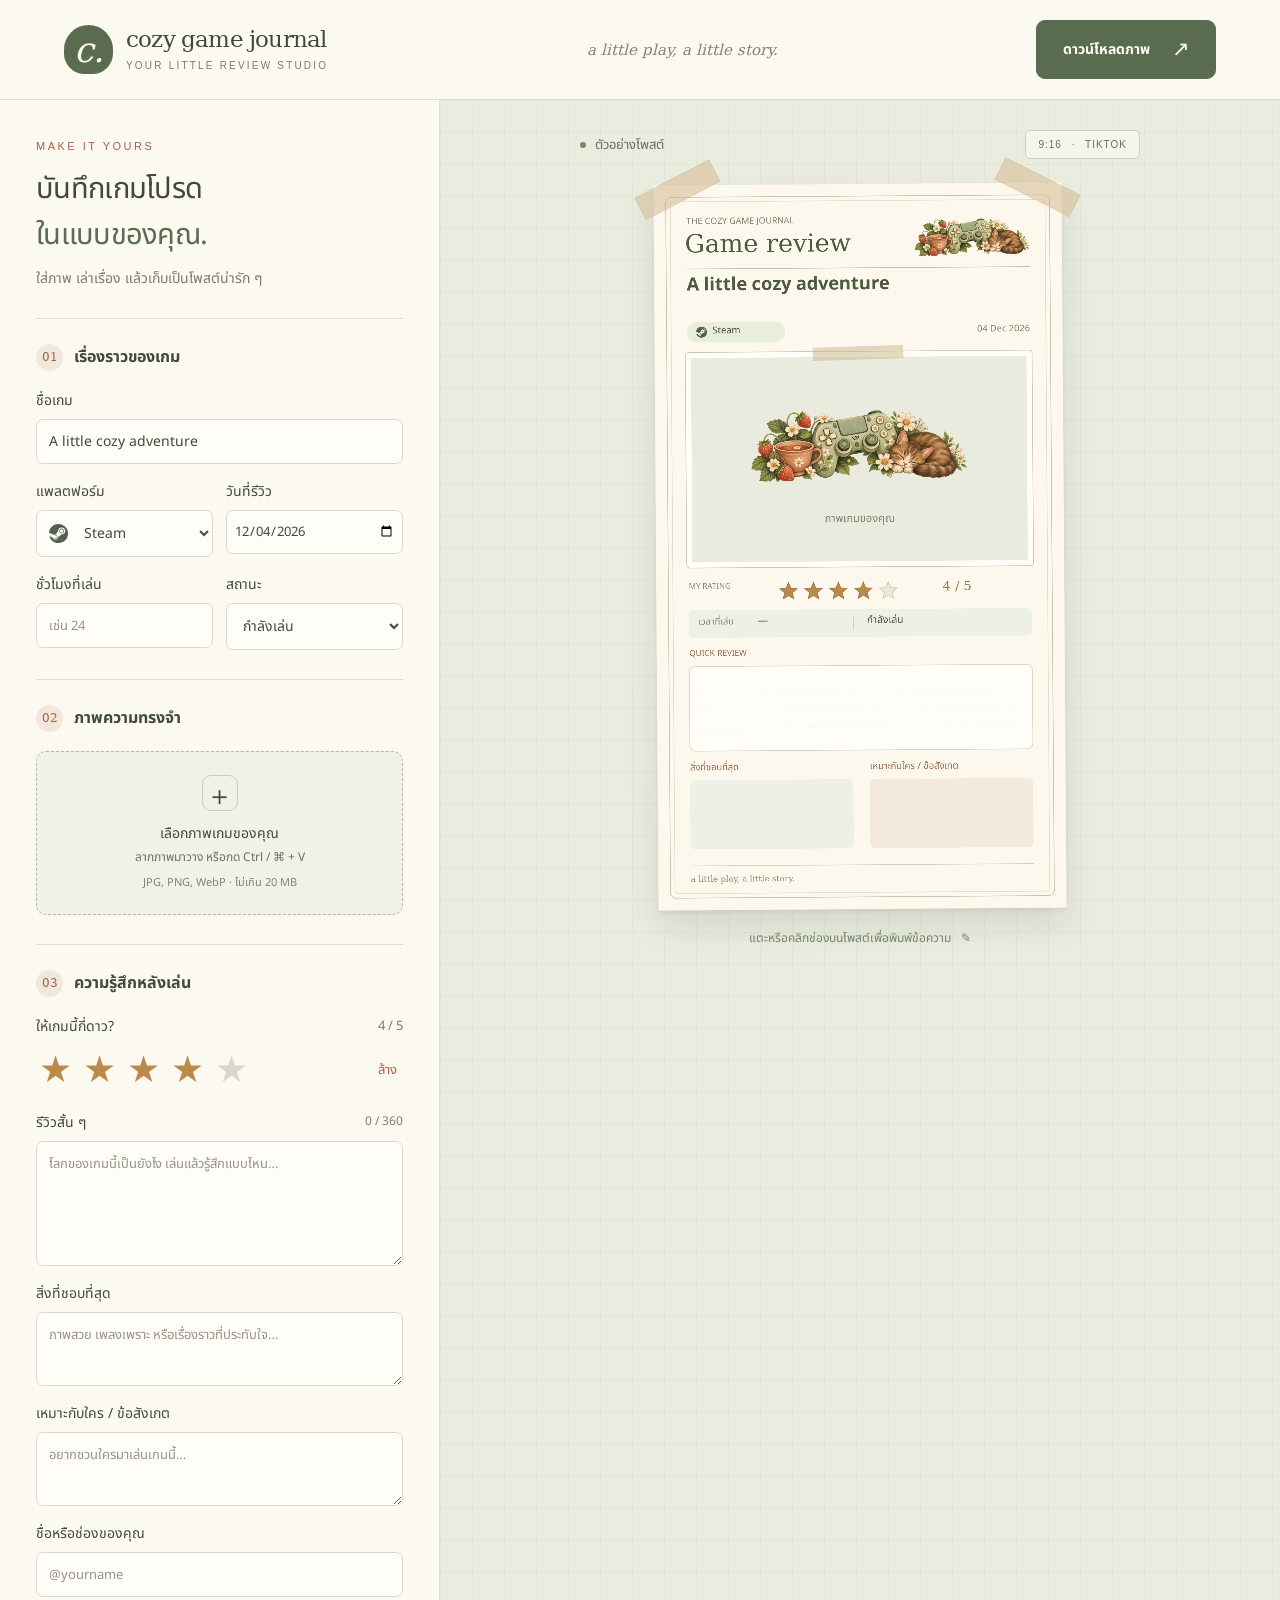
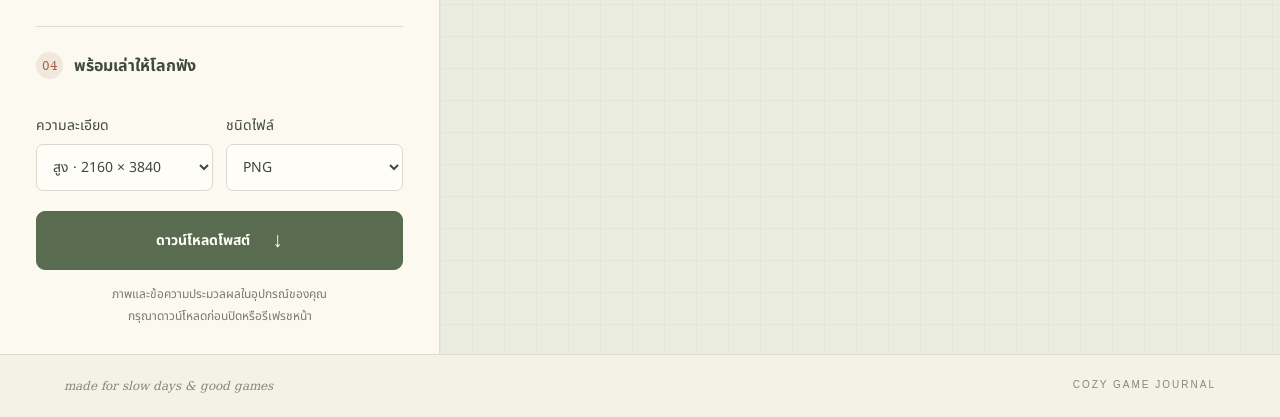
<file: source/index.html>
<!doctype html>
<html lang="th">
<head>
  <meta charset="UTF-8"><meta name="viewport" content="width=device-width,initial-scale=1,viewport-fit=cover">
  <title>Cozy Game Journal — สร้างโพสต์รีวิวเกม</title>
  <meta name="description" content="สมุดรีวิวเกมของคุณ ใส่ภาพ ให้ดาว เขียนความรู้สึก แล้วดาวน์โหลดโพสต์แนวตั้งความละเอียดสูง">
  <meta name="theme-color" content="#56664e"><link rel="icon" href="favicon.svg"><link rel="stylesheet" href="style.css">
  <link rel="manifest" href="manifest.webmanifest" crossorigin="use-credentials">
  <link rel="apple-touch-icon" sizes="180x180" href="icons/icon-180.png">
  <meta name="application-name" content="Cozy Journal">
  <meta name="apple-mobile-web-app-title" content="Cozy Journal">
  <meta name="apple-mobile-web-app-capable" content="yes">
  <meta name="apple-mobile-web-app-status-bar-style" content="default">
</head>
<body data-mobile-view="editor">
  <header class="topbar"><a class="brand" href="./"><span class="brand-mark">c.</span><span>cozy game journal<small>YOUR LITTLE REVIEW STUDIO</small></span></a><span class="header-note">a little play, a little story.</span><button class="primary top-export" id="topExport">ดาวน์โหลดภาพ <span aria-hidden="true">↗</span></button></header>
  <nav class="mobile-tabs" aria-label="สลับหน้าทำโพสต์"><button type="button" data-view="editor" aria-pressed="true">เขียนรีวิว</button><button type="button" data-view="preview" aria-pressed="false">ดูตัวอย่างโพสต์</button></nav>
  <main>
    <section class="editor" aria-label="แต่งโพสต์รีวิวเกม">
      <div class="editor-intro"><div class="eyebrow">MAKE IT YOURS</div><h1>บันทึกเกมโปรด<br><em>ในแบบของคุณ.</em></h1><p>ใส่ภาพ เล่าเรื่อง แล้วเก็บเป็นโพสต์น่ารัก ๆ</p></div>
      <section class="form-section"><h2><span>01</span> เรื่องราวของเกม</h2>
        <label for="title">ชื่อเกม</label><input id="title" data-field="title" maxlength="70" placeholder="เกมที่อยากเล่าให้ฟัง…" value="A little cozy adventure">
        <div class="two-col"><div><label for="platform">แพลตฟอร์ม</label><div class="platform-select"><img id="platformIcon" src="assets/steam.svg" alt=""><select id="platform" data-field="platform"><option value="steam">Steam</option><option value="playstation">PlayStation</option><option value="nintendo">Nintendo</option></select></div></div><div><label for="date">วันที่รีวิว</label><input id="date" type="date" data-field="date"></div></div>
        <div class="two-col"><div><label for="hours">ชั่วโมงที่เล่น</label><input inputmode="decimal" id="hours" data-field="hours" type="number" min="0" max="99999" step="0.5" placeholder="เช่น 24"></div><div><label for="status">สถานะ</label><select id="status" data-field="status"><option>กำลังเล่น</option><option>เล่นจบแล้ว</option><option>เล่นได้เรื่อย ๆ</option><option>พักไว้ก่อน</option></select></div></div>
      </section>
      <section class="form-section"><h2><span>02</span> ภาพความทรงจำ</h2>
        <button id="uploadBtn" class="dropzone" type="button"><span class="upload-symbol" aria-hidden="true">＋</span><strong>เลือกภาพเกมของคุณ</strong><span class="desktop-upload-hint">ลากภาพมาวาง หรือกด Ctrl / ⌘ + V</span><span class="touch-upload-hint">แตะเพื่อเลือกรูปจากเครื่อง</span><small>JPG, PNG, WebP · ไม่เกิน 20 MB</small></button><input id="file" type="file" accept="image/jpeg,image/png,image/webp" hidden>
        <div class="image-tools" id="imageTools" hidden><div class="row"><span id="fileName">ภาพของคุณ</span><button id="removeImage" class="text-button" type="button">ลบภาพ</button></div><label for="fit">การจัดภาพ</label><select id="fit"><option value="cover">เต็มกรอบ (ครอบภาพ)</option><option value="contain">แสดงภาพทั้งหมด</option></select><div id="cropControls"><label for="zoom">ซูมภาพ</label><input type="range" id="zoom" min="1" max="2.5" step="0.01" value="1"><div class="two-col"><div><label for="panX">เลื่อนซ้าย–ขวา</label><input type="range" id="panX" min="0" max="1" step="0.01" value="0.5"></div><div><label for="panY">เลื่อนขึ้น–ลง</label><input type="range" id="panY" min="0" max="1" step="0.01" value="0.5"></div></div></div></div>
      </section>
      <section class="form-section"><h2><span>03</span> ความรู้สึกหลังเล่น</h2>
        <div class="row"><label id="ratingLabel">ให้เกมนี้กี่ดาว?</label><span id="ratingValue">4 / 5</span></div><div class="stars" role="group" aria-labelledby="ratingLabel"><button data-rating="1" aria-label="1 ดาว">★</button><button data-rating="2" aria-label="2 ดาว">★</button><button data-rating="3" aria-label="3 ดาว">★</button><button data-rating="4" aria-label="4 ดาว">★</button><button data-rating="5" aria-label="5 ดาว">★</button><button id="clearRating" class="text-button" type="button">ล้าง</button></div>
        <label for="review">รีวิวสั้น ๆ <small id="reviewCount">0 / 360</small></label><textarea id="review" data-field="review" rows="4" maxlength="360" placeholder="โลกของเกมนี้เป็นยังไง เล่นแล้วรู้สึกแบบไหน…"></textarea>
        <label for="favorite">สิ่งที่ชอบที่สุด</label><textarea id="favorite" data-field="favorite" rows="2" maxlength="100" placeholder="ภาพสวย เพลงเพราะ หรือเรื่องราวที่ประทับใจ…"></textarea>
        <label for="verdict">เหมาะกับใคร / ข้อสังเกต</label><textarea id="verdict" data-field="verdict" rows="2" maxlength="100" placeholder="อยากชวนใครมาเล่นเกมนี้…"></textarea>
        <label for="author">ชื่อหรือช่องของคุณ</label><input id="author" data-field="author" maxlength="40" placeholder="@yourname"><p id="textWarning" role="status" class="text-warning" hidden></p>
      </section>
      <section class="form-section export-section"><h2><span>04</span> พร้อมเล่าให้โลกฟัง</h2><div class="two-col"><div><label for="quality">ความละเอียด</label><select id="quality"><option value="2">สูง · 2160 × 3840</option><option value="1">มาตรฐาน · 1080 × 1920</option><option value="3">สูงสุด · 3240 × 5760</option></select></div><div><label for="format">ชนิดไฟล์</label><select id="format"><option value="png">PNG</option><option value="jpeg">JPG</option></select></div></div><button class="primary download" id="exportBtn">ดาวน์โหลดโพสต์ <span aria-hidden="true">↓</span></button><p class="privacy">ภาพและข้อความประมวลผลในอุปกรณ์ของคุณ<br>กรุณาดาวน์โหลดก่อนปิดหรือรีเฟรชหน้า</p></section>
    </section>
    <section class="preview-area" aria-label="ตัวอย่างโพสต์"><div class="preview-sticky"><div class="preview-toolbar"><span><i aria-hidden="true"></i> ตัวอย่างโพสต์</span><span class="ratio-badge">9:16 <span>·</span> TIKTOK</span></div><div class="poster-shell" id="posterShell"><div class="tape tape-left" aria-hidden="true"></div><div class="tape tape-right" aria-hidden="true"></div><canvas id="poster" width="1080" height="1920" aria-label="ตัวอย่างโพสต์รีวิวเกมแนวตั้ง"></canvas><div class="hotspots" id="hotspots"><button class="hotspot title-spot" data-edit="title" aria-label="แก้ไขชื่อเกม"><span>แก้ไขชื่อเกม</span></button><button class="hotspot image-spot" id="posterUpload" aria-label="ใส่หรือเปลี่ยนภาพ"><span>＋ ใส่ / เปลี่ยนภาพ</span></button><button class="hotspot review-spot" data-edit="review" aria-label="แก้ไขรีวิว"><span>เขียนรีวิว</span></button><button class="hotspot favorite-spot" data-edit="favorite" aria-label="แก้ไขสิ่งที่ชอบ"><span>สิ่งที่ชอบ</span></button><button class="hotspot verdict-spot" data-edit="verdict" aria-label="แก้ไขข้อสังเกต"><span>เหมาะกับใคร</span></button></div></div><p class="preview-hint">แตะหรือคลิกช่องบนโพสต์เพื่อพิมพ์ข้อความ <span aria-hidden="true">✎</span></p></div></section>
  </main>
  <footer class="site-footer">made for slow days & good games <span>COZY GAME JOURNAL</span></footer>
  <dialog id="editDialog"><form id="editForm"><div class="row"><h2 id="dialogTitle">แก้ไขข้อความ</h2><button type="button" id="closeDialog" class="close" aria-label="ปิด">×</button></div><label id="dialogLabel" for="dialogText">ข้อความบนโพสต์</label><textarea id="dialogText" rows="5"></textarea><p class="dialog-count" id="dialogCount"></p><button type="submit" class="primary">ใส่ลงในโพสต์</button></form></dialog>
  <div class="mobile-actions"><button type="button" id="mobileSwitch" class="secondary">ดูตัวอย่าง</button><button type="button" id="mobileExport" class="primary">บันทึกภาพ ↓</button></div>
  <dialog id="saveDialog" aria-labelledby="saveTitle"><div class="row"><h2 id="saveTitle">ภาพพร้อมแล้ว</h2><button type="button" id="closeSave" class="close" aria-label="ปิดหน้าบันทึกภาพ">×</button></div><p id="saveDetails" class="save-details"></p><img id="exportPreview" alt="ภาพโพสต์ที่พร้อมบันทึก"><p id="saveHelp" class="save-help">แตะค้างบนภาพเพื่อดูตัวเลือกบันทึก หรือกดดาวน์โหลดไฟล์</p><div class="save-buttons"><button type="button" id="shareImage" class="primary" hidden>บันทึก / แชร์ภาพ</button><a id="downloadLink" class="secondary" download>ดาวน์โหลดไฟล์ภาพ</a></div><p id="saveError" role="status" class="save-help"></p></dialog>
  <div id="toast" role="status" aria-live="polite"></div><script src="app.js"></script>
</body></html>
</file>
<file: source/style.css>
@font-face{font-family:CozyThai;src:url('assets/thai.ttf') format('truetype');font-weight:400;font-display:swap}@font-face{font-family:CozyThai;src:url('assets/thai-bold.ttf') format('truetype');font-weight:700;font-display:swap}@font-face{font-family:CozySerif;src:url('assets/serif.ttf') format('truetype');font-display:swap}
:root{--ink:#3f4b38;--muted:#797b6e;--green:#596c4f;--paper:#fcf9f1;--line:#dedecf;--rust:#a86148;--cream:#f4f1e6}*{box-sizing:border-box}body{margin:0;background:var(--cream);color:var(--ink);font-family:CozyThai,Arial,sans-serif;font-size:16px}button,input,select,textarea{font:inherit}button,a,input,select,textarea{-webkit-tap-highlight-color:transparent}button{cursor:pointer}button:disabled{cursor:wait;opacity:.65}button:focus-visible,a:focus-visible,input:focus-visible,select:focus-visible,textarea:focus-visible{outline:3px solid #a86148;outline-offset:3px}.topbar{height:100px;display:flex;align-items:center;justify-content:space-between;gap:24px;padding:0 5%;border-bottom:1px solid var(--line);background:var(--paper)}.brand{display:flex;gap:13px;align-items:center;text-decoration:none;color:var(--ink);font-family:CozySerif,Georgia,serif;font-size:23px;letter-spacing:-.8px}.brand small{display:block;font:10px/1.7 Arial,sans-serif;letter-spacing:2.2px;margin-top:5px;color:var(--muted)}.brand-mark{display:grid;place-items:center;background:var(--green);color:var(--paper);font:italic 35px CozySerif,serif;width:49px;height:49px;border-radius:50% 50% 42% 42%}.header-note{font:italic 15px CozySerif,serif;color:#818472}.primary{display:flex;align-items:center;justify-content:center;gap:22px;background:var(--green);color:#fffdf6;border:1px solid var(--green);border-radius:9px;padding:13px 21px;font-size:14px;font-weight:700;transition:background .18s,transform .18s}.primary:hover{background:#405539;transform:translateY(-1px)}.primary span{font-size:21px;font-weight:400}.top-export{min-width:180px}main{display:grid;grid-template-columns:minmax(350px,440px) minmax(0,1fr);max-width:1450px;margin:auto}.editor{background:var(--paper);border-right:1px solid var(--line);padding:40px 36px 26px}.eyebrow{font:11px Arial,sans-serif;letter-spacing:2.5px;color:var(--rust)}h1{font-size:29px;line-height:1.6;font-weight:400;letter-spacing:-.7px;margin:14px 0 9px}h1 em{font-style:normal;color:var(--green)}.editor-intro p{color:var(--muted);font-size:14px;margin:0}.form-section{margin-top:29px;padding-top:25px;border-top:1px solid var(--line)}h2{font-size:16px;margin:0 0 19px;display:flex;align-items:center;gap:11px}h2>span{font:12px CozySerif,serif;color:var(--rust);background:#f1e7dc;border-radius:50%;width:27px;height:27px;display:grid;place-items:center}label{display:block;font-size:14px;margin:17px 0 8px}label small{float:right;color:var(--muted);font-size:12px;font-weight:400}input:not([type=range]),select,textarea{width:100%;background:#fffdf8;border:1px solid #d9dace;border-radius:7px;padding:11px 12px;color:var(--ink);font-size:14px;min-height:44px}textarea{resize:vertical;line-height:1.8;display:block}input::placeholder,textarea::placeholder{color:#959486;font-size:13px}select{padding-right:25px;cursor:pointer}.two-col{display:grid;grid-template-columns:1fr 1fr;gap:13px;min-width:0}.two-col>div{min-width:0}input[type=date]{padding:10px 7px;font-size:13px}input[type=range]{width:100%;accent-color:var(--green);min-height:24px}.platform-select{position:relative}.platform-select img{width:23px;height:23px;position:absolute;top:12px;left:11px;pointer-events:none}.platform-select select{padding-left:43px}.dropzone{width:100%;border:1px dashed #b1baa1;background:#f0f2e8;border-radius:10px;padding:23px 12px;display:flex;align-items:center;flex-direction:column;gap:4px;color:var(--ink)}.dropzone:hover,.dropzone.dragover{background:#e4ead9;border-color:var(--green)}.upload-symbol{border:1px solid #c6cfb8;width:36px;height:36px;display:grid;place-items:center;border-radius:9px;font-size:27px;margin-bottom:8px}.dropzone strong{font-size:14px;font-weight:400}.dropzone>span:not(.upload-symbol){font-size:12px;color:#68735f}.dropzone small{font-size:11px;color:#828574;margin-top:4px}.row{display:flex;justify-content:space-between;align-items:center;gap:10px}.row label{margin:0}.row>span{font-size:13px;color:var(--muted)}.text-button{border:0;background:none;color:var(--rust);font-size:13px;padding:6px}.image-tools{margin-top:15px}.image-tools .row>span{overflow:hidden;text-overflow:ellipsis;white-space:nowrap;max-width:220px}.stars{display:flex;gap:5px;align-items:center;margin:9px 0 18px}.stars>button[data-rating]{font-family:Arial,sans-serif;font-size:37px;padding:0 3px;background:none;border:0;color:#d9d7c7;line-height:1.3;transition:transform .15s}.stars>button[aria-pressed=true]{color:#bc8b4c}.stars>button[data-rating]:hover{transform:translateY(-3px)}.stars .text-button{margin-left:auto}.download{width:100%;margin-top:20px}.privacy{font-size:12px;text-align:center;color:var(--muted);line-height:1.8;margin:14px 0 0}.preview-area{background-color:#e9ecdf;background-image:linear-gradient(#d7ddcf66 1px,transparent 1px),linear-gradient(90deg,#d7ddcf66 1px,transparent 1px);background-size:32px 32px;padding:30px 55px 40px;min-width:0}.preview-sticky{position:sticky;top:20px;max-width:560px;margin:0 auto}.preview-toolbar{display:flex;justify-content:space-between;align-items:center;font-size:13px;margin-bottom:25px;color:#65715c}.preview-toolbar>span:first-child{display:flex;align-items:center;gap:9px}.preview-toolbar i{height:6px;width:6px;background:#788864;border-radius:50%}.ratio-badge{font:10px Arial,sans-serif;letter-spacing:1px;border:1px solid #c9d0bf;background:#f4f5ed;padding:8px 12px;border-radius:5px}.ratio-badge span{margin:0 6px}.poster-shell{position:relative;width:min(100%,calc((100vh - 175px)*.5625));min-width:290px;margin:auto;box-shadow:0 17px 34px #45513321,0 2px 4px #45513318;line-height:0;background:#fcf8ed;transform:rotate(-.4deg)}canvas{width:100%;height:auto;display:block}.tape{position:absolute;z-index:3;width:84px;height:25px;background:#d8ba928c;top:-8px;pointer-events:none;box-shadow:inset 0 0 0 1px #aa8e601c}.tape-left{left:-18px;transform:rotate(-27deg)}.tape-right{right:-18px;transform:rotate(27deg)}.hotspots{position:absolute;inset:0}.hotspot{position:absolute;border:1px solid transparent;background:transparent;border-radius:8px;color:var(--ink);padding:0}.hotspot:hover,.hotspot:focus-visible{border:1px dashed #657c54;background:#5d714a0a}.hotspot span{opacity:0;position:absolute;left:50%;top:50%;transform:translate(-50%,-50%);white-space:nowrap;background:#fffdf4f0;box-shadow:0 2px 9px #28381c14;padding:11px 14px;border-radius:6px;font-size:12px;line-height:1.2}.hotspot:hover span,.hotspot:focus-visible span{opacity:1}.title-spot{left:8%;top:10.4%;width:84%;height:6.5%}.image-spot{left:8%;top:22%;width:84%;height:30%}.review-spot{left:8%;top:64%;width:84%;height:13%}.favorite-spot{left:8%;top:78%;width:40%;height:12%}.verdict-spot{left:52%;top:78%;width:40%;height:12%}.preview-hint{text-align:center;color:#77816c;font-size:12px;margin-top:20px}.preview-hint span{padding-left:7px}.site-footer{padding:24px 5%;display:flex;justify-content:space-between;color:#858774;font:italic 12px CozySerif,serif;border-top:1px solid var(--line)}.site-footer span{font:10px Arial,sans-serif;letter-spacing:2px}dialog{border:1px solid #d8ddcd;background:var(--paper);color:var(--ink);border-radius:16px;padding:28px;width:min(480px,90vw);box-shadow:0 30px 90px #14210e33}dialog::backdrop{background:#28352266;backdrop-filter:blur(4px)}dialog h2{margin:0}.close{background:none;border:0;color:var(--muted);font-size:27px;padding:0 8px}dialog .primary{width:100%;margin-top:18px}.dialog-count{font-size:12px;text-align:right;color:var(--muted)}#toast{position:fixed;left:50%;bottom:24px;transform:translate(-50%,15px);border-radius:10px;background:#3f5038;color:white;padding:12px 22px;font-size:14px;opacity:0;pointer-events:none;transition:.2s;z-index:10;max-width:90vw;width:max-content}#toast.visible{opacity:1;transform:translate(-50%,0)}[hidden]{display:none!important}@media(min-width:1600px){.poster-shell{width:450px}}@media(max-width:1050px){main{grid-template-columns:350px minmax(0,1fr)}.editor{padding:30px 23px}.preview-area{padding:30px 34px}.header-note{display:none}}@media(max-width:740px){.topbar{height:82px;padding:0 20px;gap:8px}.brand{font-size:17px;gap:9px}.brand-mark{width:36px;height:36px;font-size:26px}.brand small{font-size:8px;letter-spacing:1.3px}.top-export{min-width:0;padding:9px 12px;font-size:12px;gap:7px}.top-export span{font-size:17px}main{display:flex;flex-direction:column}.preview-area{order:-1;padding:28px 35px 18px}.preview-sticky{position:static;max-width:370px}.preview-toolbar{margin-bottom:23px}.poster-shell{width:100%;min-width:0;max-width:315px;transform:rotate(-.4deg)}.preview-hint{margin:16px 0 0}.editor{border-right:none;padding:29px 25px;max-width:540px;width:100%;margin:auto}.editor-intro h1{font-size:26px;line-height:1.5}.editor-intro br{display:none}.editor-intro p{font-size:13px}.form-section{margin-top:23px;padding-top:21px}.site-footer{gap:18px;flex-direction:column;text-align:center}.hotspot span{font-size:11px}input:not([type=range]),select,textarea{font-size:16px}.two-col{gap:10px}}@media(prefers-reduced-motion:reduce){*{transition:none!important;scroll-behavior:auto!important}}
.text-warning{font-size:13px;line-height:1.8;color:#9c4d32;background:#f7e9df;padding:12px;border-radius:7px}.title-spot{top:12.7%;height:6.5%}.image-spot{top:23.1%;height:29.8%}.review-spot{top:66.4%;height:11.8%}.favorite-spot,.verdict-spot{top:82%;height:9.7%}
/* Touch workspace, tablet split view, and native image handoff. */
html{-webkit-text-size-adjust:100%;scroll-padding-top:75px}.mobile-tabs,.mobile-actions,.touch-upload-hint{display:none}button,a,input,select,textarea{touch-action:manipulation}button,a{ -webkit-tap-highlight-color:#7c8b6730}.secondary{display:flex;align-items:center;justify-content:center;min-height:46px;padding:11px 16px;background:#fffdf5;border:1px solid #bfc8b1;border-radius:9px;color:var(--ink);font:inherit;font-size:14px;text-decoration:none;cursor:pointer}.close{min-width:44px;min-height:44px}dialog{max-height:calc(100dvh - 32px);overflow-y:auto;overscroll-behavior:contain}#saveDialog{width:min(480px,94vw)}#exportPreview{display:block;width:auto;max-width:100%;height:auto;max-height:42dvh;object-fit:contain;margin:15px auto;border:1px solid #d5d8c5;border-radius:5px;-webkit-touch-callout:default;user-select:auto}.save-details,.save-help{font-size:13px;line-height:1.7;color:var(--muted);margin:10px 0}.save-buttons{display:grid;gap:10px}.save-buttons .primary{margin:0}.save-help:empty{display:none}
@media(max-width:1050px){main{grid-template-columns:minmax(325px,360px) minmax(0,1fr)}.preview-area{padding-left:26px;padding-right:26px}.poster-shell{min-width:0}}
@media(max-width:900px){body{padding-bottom:calc(82px + env(safe-area-inset-bottom))}.topbar{height:auto;min-height:80px;padding:18px max(18px,env(safe-area-inset-left)) 18px max(18px,env(safe-area-inset-right));gap:10px}.brand{font-size:20px}.brand-mark{flex-shrink:0}.top-export{display:none}.mobile-tabs{display:flex;position:sticky;top:0;z-index:5;padding:9px 16px;gap:8px;background:#fcf9f1f5;border-bottom:1px solid var(--line);backdrop-filter:blur(12px)}.mobile-tabs button{flex:1;border:1px solid transparent;border-radius:8px;padding:11px 6px;min-height:46px;background:transparent;color:#68745e;font-size:15px}.mobile-tabs button[aria-pressed=true]{background:#e6ecd9;border-color:#cbd4bd;color:#415634;font-weight:700}main{display:block;min-height:60vh}.editor{max-width:680px;margin:0 auto;padding:27px 24px;border:0;width:100%}.editor-intro h1{font-size:27px}.editor-intro br{display:none}.preview-area{padding:30px 30px 28px;min-height:60vh}.preview-sticky{position:static;max-width:520px}.poster-shell{width:100%;max-width:440px;min-width:0;transform:none}.preview-toolbar{margin-bottom:25px}.preview-hint{font-size:13px;line-height:1.8}body[data-mobile-view=editor] .preview-area{display:none}body[data-mobile-view=preview] .editor{display:none}.mobile-actions{display:grid;grid-template-columns:1fr 1.25fr;gap:10px;position:fixed;bottom:0;left:0;right:0;z-index:6;background:#fcf9f1f5;border-top:1px solid var(--line);padding:12px max(16px,env(safe-area-inset-right)) calc(12px + env(safe-area-inset-bottom)) max(16px,env(safe-area-inset-left));backdrop-filter:blur(12px)}.mobile-actions button{min-height:48px;font-size:15px}.site-footer{padding:23px;gap:12px;text-align:center;flex-direction:column}.two-col{gap:16px}input:not([type=range]),select,textarea,input[type=date]{font-size:16px;min-height:48px;max-width:100%;min-width:0}#toast{bottom:calc(95px + env(safe-area-inset-bottom));font-size:14px}input::placeholder,textarea::placeholder{font-size:14px}.text-button{min-width:44px;min-height:44px}.stars{gap:7px}.stars>button[data-rating]{min-width:44px;min-height:48px;font-size:36px;padding:0}.editor .row{flex-wrap:wrap}.image-tools .row>span{max-width:calc(100% - 60px)}}
@media(pointer:coarse){.desktop-upload-hint{display:none!important}.touch-upload-hint{display:block}.dropzone{min-height:170px}.dropzone strong{font-size:16px}input:not([type=range]),select,textarea,input[type=date]{font-size:16px;min-height:48px}input[type=range]{height:44px;margin:0;touch-action:pan-y}input[type=range]::-webkit-slider-thumb{height:27px;width:27px}input[type=range]::-moz-range-thumb{height:27px;width:27px}.hotspot{border:1px dashed #86987355}.hotspot span{opacity:0!important}.primary:hover{transform:none}.close{font-size:30px}dialog{top:calc(var(--vv-top,0px) + 12px);left:0;right:0;bottom:auto;margin:0 auto;max-height:calc(var(--vv-height,100dvh) - 24px);padding:20px;scroll-padding:20px}#editDialog textarea{max-height:30dvh;min-height:105px}#exportPreview{max-height:calc(var(--vv-height,100dvh) * .38)}}
@media(max-width:390px){.brand{font-size:18px}.brand small{font-size:9px}.editor{padding:22px 17px}.two-col{grid-template-columns:1fr;gap:0}.preview-area{padding-left:22px;padding-right:22px}.stars{gap:3px}.stars>button[data-rating]{min-width:40px}.mobile-actions{gap:7px}.mobile-actions button{font-size:14px;padding:10px}.ratio-badge{font-size:10px;padding:7px}.preview-toolbar{font-size:12px}.editor-intro h1{font-size:24px}.brand-mark{width:40px;height:40px}}
@media(display-mode:standalone){.topbar{height:auto;min-height:90px;padding-top:calc(18px + env(safe-area-inset-top));padding-bottom:18px}.mobile-tabs{top:env(safe-area-inset-top)}}
</file>
